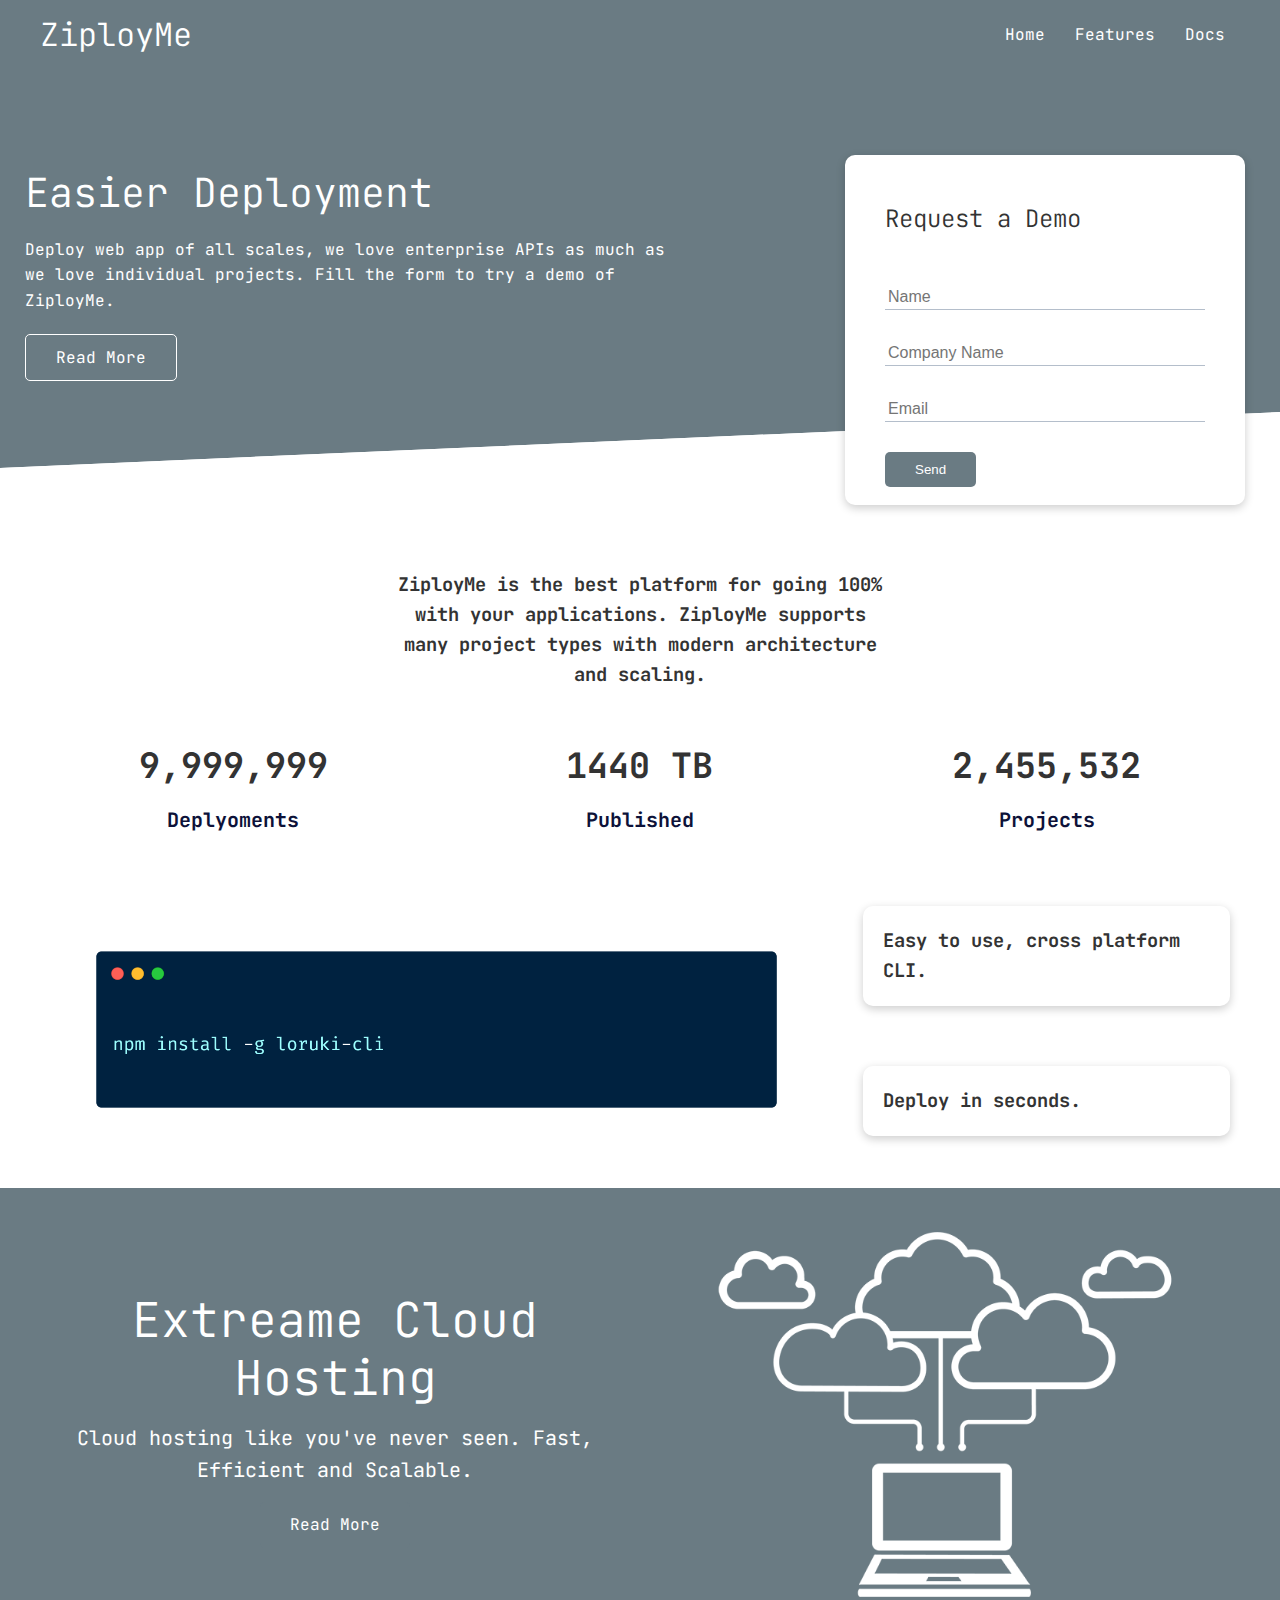
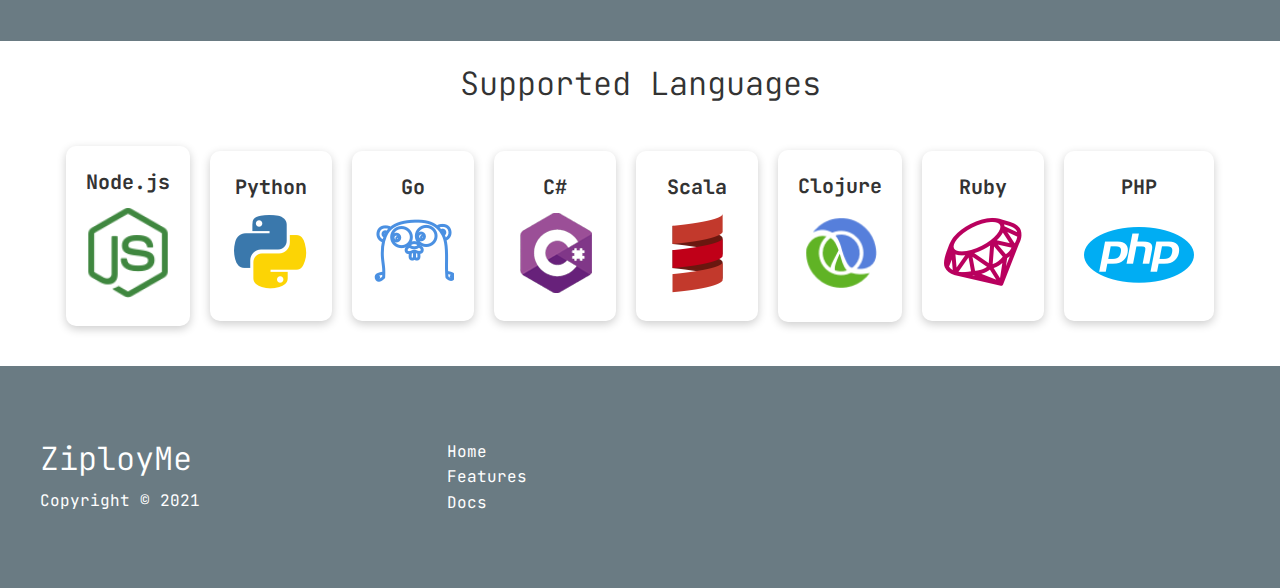
<file: index.html>
<!DOCTYPE html>
<html lang="en">
  <head>
    <meta charset="UTF-8" />
    <meta name="viewport" content="width=device-width, initial-scale=1.0" />
    <link
      rel="stylesheet"
      href="https://cdnjs.cloudflare.com/ajax/libs/font-awesome/5.15.1/css/all.min.css"
      integrity="sha512-+4zCK9k+qNFUR5X+cKL9EIR+ZOhtIloNl9GIKS57V1MyNsYpYcUrUeQc9vNfzsWfV28IaLL3i96P9sdNyeRssA=="
      crossorigin="anonymous"
    />
    <link rel="stylesheet" href="css/utilities.css" />
    <link rel="stylesheet" href="css/style.css" />
    <title>ZiployMe | Ez Cloud Deployment</title>
  </head>
  <body>
    <!-- navBar-->
    <div class="navbar">
      <div class="container flex">
        <h1 class="logo">ZiployMe</h1>
        <nav>
          <ul>
            <li><a href="index.html">Home</a></li>
            <li><a href="features.html">Features</a></li>
            <li><a href="docs.html">Docs</a></li>
          </ul>
        </nav>
      </div>
    </div>

    <!--Showcase-->
    <section class="showcase">
      <div class="container grid">
        <div class="showcase-text">
          <h1>Easier Deployment</h1>
          <p>
            Deploy web app of all scales, we love enterprise APIs as much as we
            love individual projects. Fill the form to try a demo of ZiployMe.
          </p>
          <a href="features.html" class="btn btn-outline">Read More</a>
        </div>
        <div class="showcase-form card">
          <h2>Request a Demo</h2>
          <form
            name="contact"
            method="POST"
            netlify-honeypot="bot-field"
            data-netlify="true"
          >
            <input type="hidden" name="form-name" value="contact" />
            <p class="hidden">
              <label
                >Don’t fill this out if you’re human: <input name="bot-field"
              /></label>
            </p>
            <div class="form-control">
              <input type="text" name="name" placeholder="Name" required />
            </div>
            <div class="form-control">
              <input
                type="text"
                name="company"
                placeholder="Company Name"
                required
              />
            </div>
            <div class="form-control">
              <input type="email" name="email" placeholder="Email" required />
            </div>
            <input type="submit" value="Send" class="btn btn-primary" />
          </form>
        </div>
      </div>
    </section>
    <!-- Stats -->
    <section class="stats">
      <div class="container">
        <h3 class="stats-heading text-center my-1">
          ZiployMe is the best platform for going 100% with your applications.
          ZiployMe supports many project types with modern architecture and
          scaling.
        </h3>
        <div class="grid grid-3 text-center my-4">
          <div>
            <i class="fas fa-server fa-3x"></i>
            <h3>9,999,999</h3>
            <p class="text-secondary">Deplyoments</p>
          </div>
          <div>
            <i class="fas fa-upload fa-3x"></i>
            <h3>1440 TB</h3>
            <p class="text-secondary">Published</p>
          </div>
          <div>
            <i class="fas fa-project-diagram fa-3x"></i>
            <h3>2,455,532</h3>
            <p class="text-secondary">Projects</p>
          </div>
        </div>
      </div>
    </section>

    <!-- Cli -->
    <section class="cli">
      <div class="container grid">
        <img src="images/cli.png" alt="" />
        <div class="card">
          <h3>Easy to use, cross platform CLI.</h3>
        </div>
        <div class="card">
          <h3>Deploy in seconds.</h3>
        </div>
      </div>
    </section>

    <!-- Cloud -->

    <section class="cloud bg-primary my-2 py-2">
      <div class="container grid">
        <div class="text-center">
          <h2 class="lg">Extreame Cloud Hosting</h2>
          <p class="lead my-1">
            Cloud hosting like you've never seen. Fast, Efficient and Scalable.
          </p>
          <a href="features.html" class="btn btn-dark">Read More</a>
        </div>
        <img src="images/cloud.png" alt="" />
      </div>
    </section>

    <!-- Languages -->
    <section class="languages">
      <h2 class="md text-center my-2">Supported Languages</h2>
      <div class="container flex">
        <div class="card">
          <h4>Node.js</h4>
          <img src="images/logos/node.png" alt="" />
        </div>
        <div class="card">
          <h4>Python</h4>
          <img src="images/logos/python.png" alt="" />
        </div>
        <div class="card">
          <h4>Go</h4>
          <img src="images/logos/go.png" alt="" />
        </div>
        <div class="card">
          <h4>C#</h4>
          <img src="images/logos/csharp.png" alt="" />
        </div>
        <div class="card">
          <h4>Scala</h4>
          <img src="images/logos/scala.png" alt="" />
        </div>
        <div class="card">
          <h4>Clojure</h4>
          <img src="images/logos/clojure.png" alt="" />
        </div>
        <div class="card">
          <h4>Ruby</h4>
          <img src="images/logos/ruby.png" alt="" />
        </div>
        <div class="card">
          <h4>PHP</h4>
          <img src="images/logos/php.png" alt="" />
        </div>
      </div>
    </section>
    <!-- Footer -->
    <footer class="footer bg-dark py-5">
      <div class="container grid grid-3">
        <div>
          <h1>ZiployMe</h1>
          <p>Copyright &copy; 2021</p>
        </div>
        <nav>
          <ul>
            <li><a href="index.html">Home</a></li>
            <li><a href="features.html">Features</a></li>
            <li><a href="docs.html">Docs</a></li>
          </ul>
        </nav>
        <div class="social">
          <a href="https://github.com/UnSensei" target="_blank"
            ><i class="fab fa-github fa-2x icon"></i
          ></a>
          <a href="#"><i class="fab fa-facebook fa-2x icon"></i></a>
          <a href="#"><i class="fab fa-instagram fa-2x icon"></i></a>
          <a href="#"><i class="fab fa-twitter fa-2x icon"></i></a>
        </div>
      </div>
    </footer>
  </body>
</html>
</file>
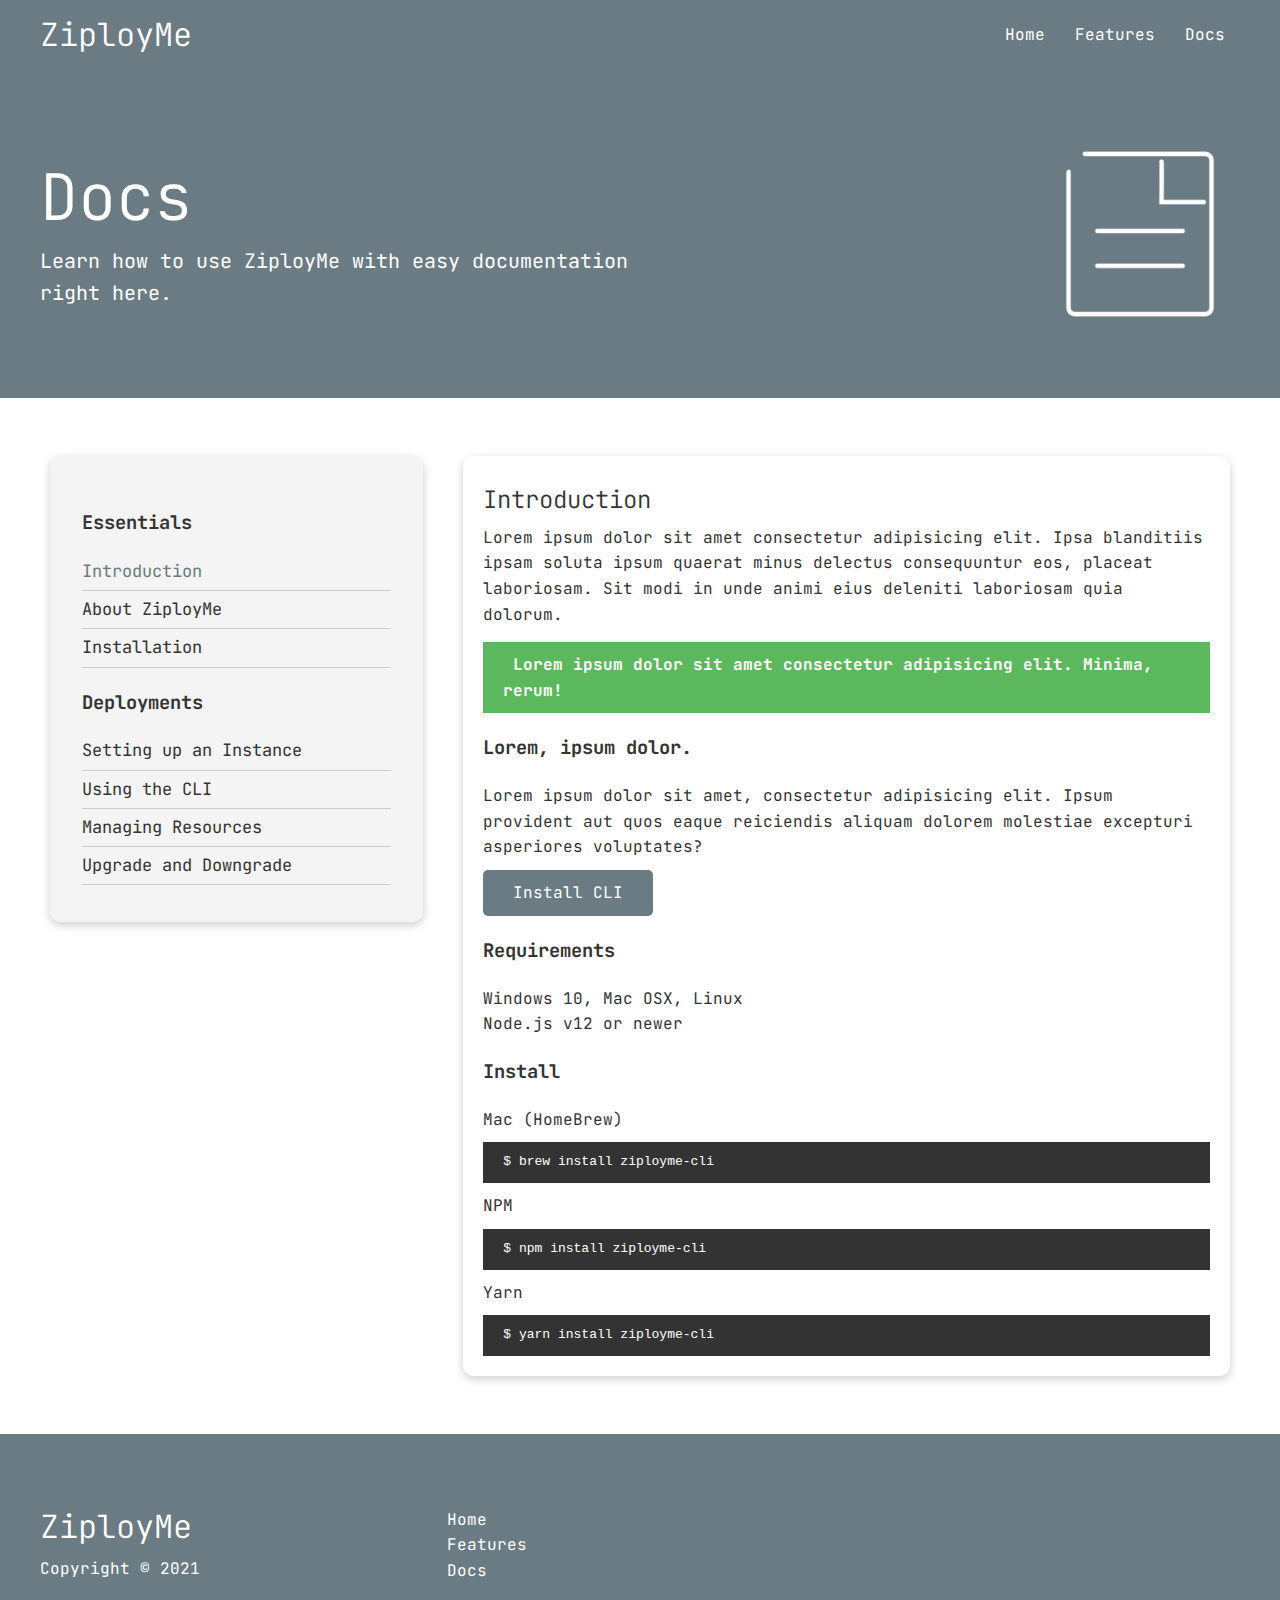
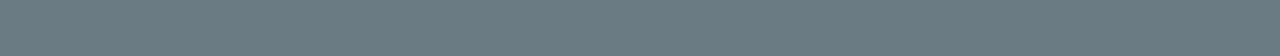
<file: docs.html>
<!DOCTYPE html>
<html lang="en">
  <head>
    <meta charset="UTF-8" />
    <meta name="viewport" content="width=device-width, initial-scale=1.0" />
    <link
      rel="stylesheet"
      href="https://cdnjs.cloudflare.com/ajax/libs/font-awesome/5.15.1/css/all.min.css"
      integrity="sha512-+4zCK9k+qNFUR5X+cKL9EIR+ZOhtIloNl9GIKS57V1MyNsYpYcUrUeQc9vNfzsWfV28IaLL3i96P9sdNyeRssA=="
      crossorigin="anonymous"
    />
    <link rel="stylesheet" href="css/utilities.css" />
    <link rel="stylesheet" href="css/style.css" />
    <title>ZiployMe | Ez Cloud Deployment</title>
  </head>
  <body>
    <!-- navBar-->
    <div class="navbar">
      <div class="container flex">
        <h1 class="logo">ZiployMe</h1>
        <nav>
          <ul>
            <li><a href="index.html">Home</a></li>
            <li><a href="features.html">Features</a></li>
            <li><a href="docs.html">Docs</a></li>
          </ul>
        </nav>
      </div>
    </div>

    <!-- Head -->

    <section class="docs-head bg-primary py-5">
      <div class="container grid">
        <div>
          <h1 class="xl">Docs</h1>
          <p class="lead">
            Learn how to use ZiployMe with easy documentation right here.
          </p>
        </div>
        <img src="images/docs.png" alt="" />
      </div>
    </section>

    <!-- Docs Main -->

    <section class="docs-main my-4">
      <div class="container grid">
        <div class="card list bg-light p-3">
          <h3 class="my-2">Essentials</h3>
          <nav>
            <ul>
              <li><a class="text-primary" href="#">Introduction</a></li>
              <li><a href="#">About ZiployMe</a></li>
              <li><a href="#">Installation</a></li>
            </ul>
          </nav>
          <h3 class="my-2">Deployments</h3>
          <nav>
            <ul>
              <li><a href="#">Setting up an Instance</a></li>
              <li><a href="#">Using the CLI</a></li>
              <li><a href="#">Managing Resources</a></li>
              <li><a href="#">Upgrade and Downgrade</a></li>
            </ul>
          </nav>
        </div>
        <div class="card">
          <h2>Introduction</h2>
          <p>
            Lorem ipsum dolor sit amet consectetur adipisicing elit. Ipsa
            blanditiis ipsam soluta ipsum quaerat minus delectus consequuntur
            eos, placeat laboriosam. Sit modi in unde animi eius deleniti
            laboriosam quia dolorum.
          </p>
          <div class="alert alert-success">
            <i class="fas fa-info"></i>Lorem ipsum dolor sit amet consectetur
            adipisicing elit. Minima, rerum!
          </div>
          <h3>Lorem, ipsum dolor.</h3>
          <p>
            Lorem ipsum dolor sit amet, consectetur adipisicing elit. Ipsum
            provident aut quos eaque reiciendis aliquam dolorem molestiae
            excepturi asperiores voluptates?
          </p>
          <a href="#" class="btn btn-primary">Install CLI</a>
          <h3>Requirements</h3>
          <ul>
            <li>Windows 10, Mac OSX, Linux</li>
            <li>Node.js v12 or newer</li>
          </ul>
          <h3>Install</h3>
          <p>Mac (HomeBrew)</p>
          <pre><code>$ brew install ziployme-cli</code></pre>
          <p>NPM</p>
          <pre><code>$ npm install ziployme-cli</code></pre>
          <p>Yarn</p>
          <pre><code>$ yarn install ziployme-cli</code></pre>
        </div>
      </div>
    </section>

    <!-- Footer -->
    <footer class="footer bg-dark py-5">
      <div class="container grid grid-3">
        <div>
          <h1>ZiployMe</h1>
          <p>Copyright &copy; 2021</p>
        </div>
        <nav>
          <ul>
            <li><a href="index.html">Home</a></li>
            <li><a href="features.html">Features</a></li>
            <li><a href="docs.html">Docs</a></li>
          </ul>
        </nav>
        <div class="social">
          <a href="#"><i class="fab fa-github fa-2x icon"></i></a>
          <a href="#"><i class="fab fa-facebook fa-2x icon"></i></a>
          <a href="#"><i class="fab fa-instagram fa-2x icon"></i></a>
          <a href="#"><i class="fab fa-twitter fa-2x icon"></i></a>
        </div>
      </div>
    </footer>
  </body>
</html>
</file>
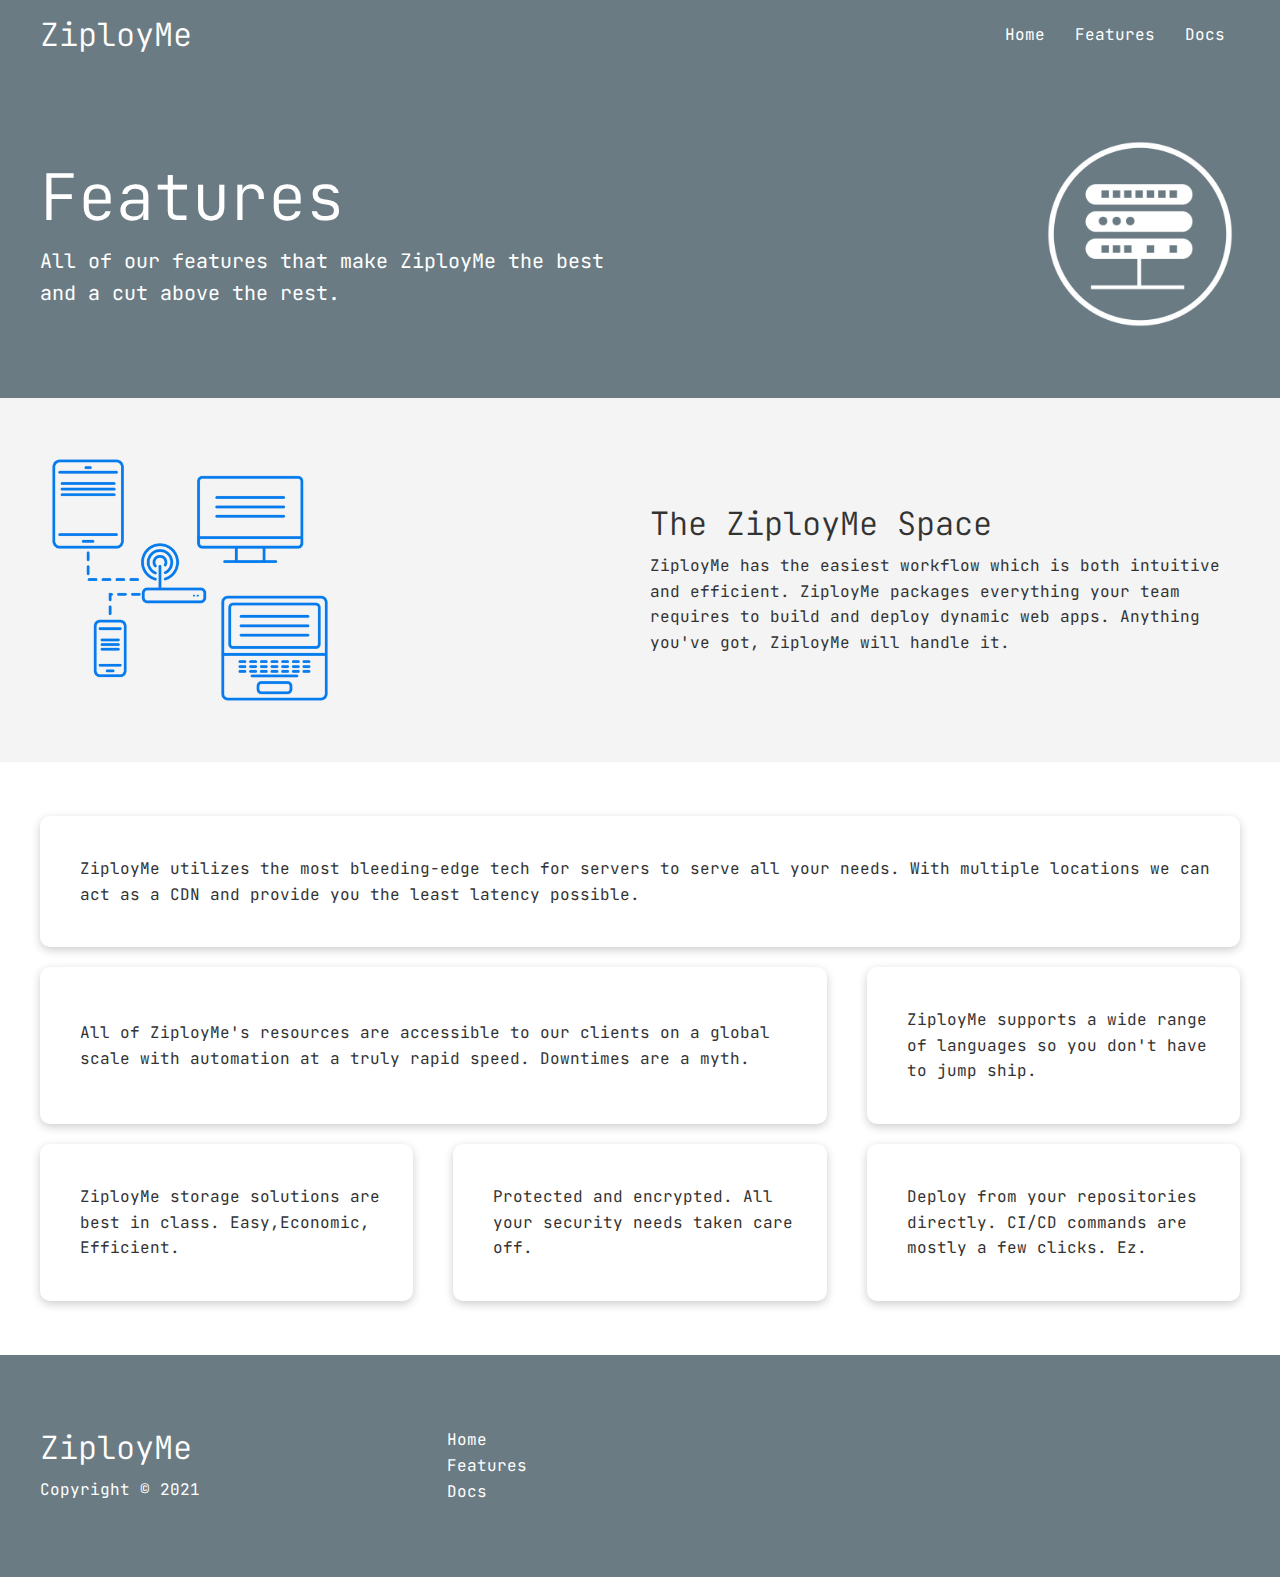
<file: features.html>
<!DOCTYPE html>
<html lang="en">
  <head>
    <meta charset="UTF-8" />
    <meta name="viewport" content="width=device-width, initial-scale=1.0" />
    <link
      rel="stylesheet"
      href="https://cdnjs.cloudflare.com/ajax/libs/font-awesome/5.15.1/css/all.min.css"
      integrity="sha512-+4zCK9k+qNFUR5X+cKL9EIR+ZOhtIloNl9GIKS57V1MyNsYpYcUrUeQc9vNfzsWfV28IaLL3i96P9sdNyeRssA=="
      crossorigin="anonymous"
    />
    <link rel="stylesheet" href="css/utilities.css" />
    <link rel="stylesheet" href="css/style.css" />
    <title>ZiployMe | Ez Cloud Deployment</title>
  </head>
  <body>
    <!-- navBar-->
    <div class="navbar">
      <div class="container flex">
        <h1 class="logo">ZiployMe</h1>
        <nav>
          <ul>
            <li><a href="index.html">Home</a></li>
            <li><a href="features.html">Features</a></li>
            <li><a href="docs.html">Docs</a></li>
          </ul>
        </nav>
      </div>
    </div>

    <!-- Head -->

    <section class="features-head bg-primary py-5">
      <div class="container grid">
        <div>
          <h1 class="xl">Features</h1>
          <p class="lead">
            All of our features that make ZiployMe the best and a cut above the
            rest.
          </p>
        </div>
        <img src="images/server.png" alt="" />
      </div>
    </section>

    <!-- Head -->
    <section class="features-sub-head bg-light py-3">
      <div class="container grid">
        <img src="images/server2.png" alt="" />
        <div>
          <h1 class="md">The ZiployMe Space</h1>
          <p>
            ZiployMe has the easiest workflow which is both intuitive and
            efficient. ZiployMe packages everything your team requires to build
            and deploy dynamic web apps. Anything you've got, ZiployMe will
            handle it.
          </p>
        </div>
      </div>
    </section>

    <section class="features-main my-2">
      <div class="container grid grid-3">
        <div class="card flex">
          <i class="fas fa-server fa-3x"></i>
          <p>
            ZiployMe utilizes the most bleeding-edge tech for servers to serve
            all your needs. With multiple locations we can act as a CDN and
            provide you the least latency possible.
          </p>
        </div>
        <div class="card flex">
          <i class="fas fa-network-wired fa-3x"></i>
          <p>
            All of ZiployMe's resources are accessible to our clients on a
            global scale with automation at a truly rapid speed. Downtimes are a
            myth.
          </p>
        </div>
        <div class="card flex">
          <i class="fas fa-laptop-code fa-3x"></i>
          <p>
            ZiployMe supports a wide range of languages so you don't have to
            jump ship.
          </p>
        </div>
        <div class="card flex">
          <i class="fas fa-database fa-3x"></i>
          <p>
            ZiployMe storage solutions are best in class. Easy,Economic,
            Efficient.
          </p>
        </div>
        <div class="card flex">
          <i class="fas fa-power-off fa-3x"></i>
          <p>
            Protected and encrypted. All your security needs taken care off.
          </p>
        </div>
        <div class="card flex">
          <i class="fas fa-upload fa-3x"></i>
          <p>
            Deploy from your repositories directly. CI/CD commands are mostly a
            few clicks. Ez.
          </p>
        </div>
      </div>
    </section>

    <!-- Footer -->
    <footer class="footer bg-dark py-5">
      <div class="container grid grid-3">
        <div>
          <h1>ZiployMe</h1>
          <p>Copyright &copy; 2021</p>
        </div>
        <nav>
          <ul>
            <li><a href="index.html">Home</a></li>
            <li><a href="features.html">Features</a></li>
            <li><a href="docs.html">Docs</a></li>
          </ul>
        </nav>
        <div class="social">
          <a href="#"><i class="fab fa-github fa-2x icon"></i></a>
          <a href="#"><i class="fab fa-facebook fa-2x icon"></i></a>
          <a href="#"><i class="fab fa-instagram fa-2x icon"></i></a>
          <a href="#"><i class="fab fa-twitter fa-2x icon"></i></a>
        </div>
      </div>
    </footer>
  </body>
</html>
</file>
<file: css/utilities.css>
.container {
  max-width: 1300px;
  margin: 0 auto;
  overflow: auto;
  padding: 0 40px;
}

.card {
  background-color: #fff;
  color: #333;
  border-radius: 10px;
  box-shadow: 0 3px 10px rgba(0, 0, 0, 0.2);
  padding: 20px;
  margin: 10px;
}

.btn {
  display: inline-block;
  padding: 10px 30px;
  cursor: pointer;
  background: var(--primary-color);
  color: #fff;
  border: none;
  border-radius: 5px;
}
.btn-outline {
  background-color: transparent;
  border: 1px solid #fff;
}
.btn:hover {
  transform: scale(0.98);
}

/* Backgrounds & colored btns */

.bg-primary,
.btn-primary {
  background-color: var(--primary-color);
  color: #fff;
}

.bg-secondary,
.btn-secondary {
  background-color: var(--secondary-color);
  color: #fff;
}

.bg-dark,
.btn-dark {
  background-color: var(--dark-color);
  color: #fff;
}

.bg-light,
.btn-light {
  background-color: var(--light-color);
  color: #333;
}
.bg-primary a,
.btn-primary a,
.bg-secondary a,
.btn-secondary a,
.bg-dark a,
.btn-dark a {
  color: #fff;
}
.bg-light a {
  color: #333;
}

.text-primary {
  color: var(--primary-color);
}
.text-secondary {
  color: var(--secondary-color);
}

.text-dark {
  color: var(--dark-color);
}

.text-light {
  color: var(--light-color);
}

.icon:hover {
  color: #583b8b;
}

/* TextSizes */

.lead {
  font-size: 20px;
}
.sm {
  font-size: 1rem;
}
.md {
  font-size: 2rem;
}
.lg {
  font-size: 3rem;
}
.xl {
  font-size: 4rem;
}

.text-center {
  text-align: center;
}

/* Alert */

.alert {
  background-color: var(--light-color);
  padding: 10px 20px;
  font-weight: bold;
  margin: 15px 0;
}
.alert i {
  margin-right: 10px;
}
.alert-success {
  background-color: var(--success-color);
  color: #fff;
}
.alert-error {
  background-color: var(--error-color);
  color: #fff;
}

.flex {
  display: flex;
  justify-content: center;
  align-items: center;
  height: 100%;
}

.grid {
  display: grid;
  grid-template-columns: repeat(2, 1fr);
  gap: 20px;
  justify-content: center;
  align-items: center;
  height: 100%;
}
.grid-3 {
  grid-template-columns: repeat(3, 1fr);
}

/* Margin */

.my-1 {
  margin: 1rem 0;
}

.my-2 {
  margin: 1.5rem 0;
}
.my-3 {
  margin: 2rem 0;
}

.my-4 {
  margin: 3rem 0;
}
.my-5 {
  margin: 4rem 0;
}
.m-1 {
  margin: 1rem;
}

.m-2 {
  margin: 1.5rem;
}
.m-3 {
  margin: 2rem;
}

.m-4 {
  margin: 3rem;
}
.m-5 {
  margin: 4rem;
}

/* Padding */

.py-1 {
  padding: 1rem 0;
}

.py-2 {
  padding: 1.5rem 0;
}
.py-3 {
  padding: 2rem 0;
}

.py-4 {
  padding: 3rem 0;
}
.py-5 {
  padding: 4rem 0;
}
.p-1 {
  padding: 1rem;
}

.p-2 {
  padding: 1.5rem;
}
.p-3 {
  padding: 2rem;
}

.p-4 {
  padding: 3rem;
}
.p-5 {
  padding: 4rem;
}
</file>
<file: css/style.css>
@import url("https://fonts.googleapis.com/css2?family=JetBrains+Mono:wght@300&display=swap");

:root {
  --primary-color: #6a7b83;
  --secondary-color: #0d1239;
  --dark-color: #6a7b83;
  --light-color: #f4f4f4;
  --success-color: #5cb85c;
  --error-color: #d9534f;
}

* {
  box-sizing: border-box;
  padding: 0;
  margin: 0;
}
body {
  font-family: "JetBrains Mono", monospace;
  color: #333;
  line-height: 1.6;
}
ul {
  list-style-type: none;
}
a {
  text-decoration: none;
}
h1,
h2 {
  font-weight: 300;
  line-height: 1.2;
  margin: 10px 0px;
}
p {
  margin: 10px 0px;
}
img {
  width: 100%;
}
code,
pre {
  background: #333333;
  color: white;
  padding: 10px;
}
.hidden {
  visibility: hidden;
  height: 0;
}

/* navbar */

.navbar {
  background-color: var(--primary-color);
  color: #fff;
  height: 70px;
}
.navbar ul {
  display: flex;
}
.navbar a {
  color: #fff;
  padding: 10px;
  margin: 0 5px;
}

.navbar a:hover {
  border-bottom: 2px #fff solid;
}
.navbar .flex {
  justify-content: space-between;
}

/* Showcase */
.showcase {
  height: 400px;
  background-color: var(--primary-color);
  color: #fff;
  position: relative;
}

.showcase h1 {
  font-size: 40px;
}
.showcase p {
  margin: 20px 0px;
}

.showcase .grid {
  grid-template-columns: 55% 45%;
  gap: 30px;
  overflow: visible;
}

.showcase-form {
  position: relative;
  top: 60px;
  height: 350px;
  width: 400px;
  padding: 40px;
  z-index: 100;
  justify-self: flex-end;
}

.showcase-form .form-control {
  margin: 30px 0;
}
.showcase-form input[type="text"],
.showcase-form input[type="email"] {
  border: 0;
  border-bottom: 1px solid #b4becb;
  width: 100%;
  padding: 3px;
  font-size: 16px;
}

.showcase-form input:focus {
  outline: none;
}
.showcase::before,
.showcase::after {
  content: "";
  position: absolute;
  height: 100px;
  bottom: -70px;
  right: 0;
  left: 0;
  background: white;
  transform: skewY(-2.5deg);
  -webkit-transform: skewY(-2.5deg);
  -moz-transform: skewY(-2.5deg);
  -ms-transform: skewY(-2.5deg);
}
/* Stats */

.stats {
  padding-top: 100px;
}

.stats-heading {
  max-width: 500px;
  margin: auto;
}

.stats .grid h3 {
  font-size: 35px;
}

.stats .grid p {
  font-size: 20px;
  font-weight: bold;
}

/* Cli */

.cli .grid {
  grid-template-columns: repeat(3, 1fr);
  grid-template-rows: repeat(2, 1fr);
}

.cli .grid > *:first-child {
  grid-column: 1 / span 2;
  grid-row: 1 / span 2;
}

/* Cloud */
.cloud .grid {
  grid-template-columns: 4fr, 3fr;
}
/* Languages */

.languages .flex {
  flex-wrap: wrap;
}
.languages .card {
  text-align: center;
  margin: 18px 10px 40px;
  transition: transform 0.15s ease-in;
}
.languages .card h4 {
  font-size: 20px;
  margin-bottom: 10px;
}

.languages .card:hover {
  transform: translateY(-15px);
}

/* Features */

.features-head img,
.docs-head img {
  width: 200px;
  justify-self: flex-end;
}

.features-sub-head img {
  width: 300px;
  justify-self: flex-start;
}

.features-main .card > i {
  margin-right: 20px;
}
.features-main .grid {
  padding: 30px;
}

.features-main .grid > *:first-child {
  grid-column: 1 / span 3;
}
.features-main .grid > *:nth-child(2) {
  grid-column: 1 / span 2;
}

/* Docs */
.docs-main h3 {
  margin: 20px 0;
}
.docs-main .grid {
  grid-template-columns: 1fr 2fr;
  align-items: flex-start;
}
.docs-main nav li {
  font-size: 17px;
  padding-bottom: 5px;
  margin-bottom: 5px;
  border-bottom: 1px #ccc solid;
}
/* .docs-main .list a {
  color: #333;
} */
.docs-main a:hover {
  font-weight: bold;
}
.docs-main .text-primary {
  color: var(--primary-color);
}

/* Footer */

.footer .social a {
  margin: 0 10px;
}

/* Animations */

@keyframes slideInFromLeft {
  0% {
    transform: translateX(-100%);
  }
  100% {
    transform: translateX(0);
  }
}

@keyframes slideInFromRight {
  0% {
    transform: translateX(100%);
  }
  100% {
    transform: translateX(0);
  }
}
@keyframes slideInFromTop {
  0% {
    transform: translateY(-100%);
  }
  100% {
    transform: translateX(0);
  }
}

@keyframes slideInFromBottom {
  0% {
    transform: translateY(100%);
  }
  100% {
    transform: translateX(0);
  }
}

/* Tabs and under */

@media (max-width: 767px) {
  .grid,
  .showcase .grid,
  .stats .grid,
  .cli .grid,
  .cloud .grid,
  .features-main .grid,
  .docs-main .grid {
    grid-template-columns: 1fr;
    grid-template-rows: 1fr;
  }

  .showcase {
    height: auto;
  }
  .showcase-text {
    text-align: center;
    margin-top: 40px;
  }
  .showcase-form {
    justify-self: center;
    margin: auto;
  }
  .cli .grid > *:first-child {
    grid-column: 1;
    grid-row: 1;
  }
  .features-head,
  .features-sub-head,
  .docs-head {
    text-align: center;
  }
  .features-head img,
  .features-sub-head img,
  .docs-head img {
    justify-self: center;
  }

  .features-main .grid > *:first-child,
  .features-main .grid > *:nth-child(2) {
    grid-column: 1;
  }
}

/* Mobile */
@media (max-width: 500px) {
  .navbar {
    height: 110px;
  }

  .navbar .flex {
    flex-direction: column;
  }
  .navbar ul {
    padding: 10px;
    background-color: rgba(0, 0, 0, 0.1);
  }
}
</file>
